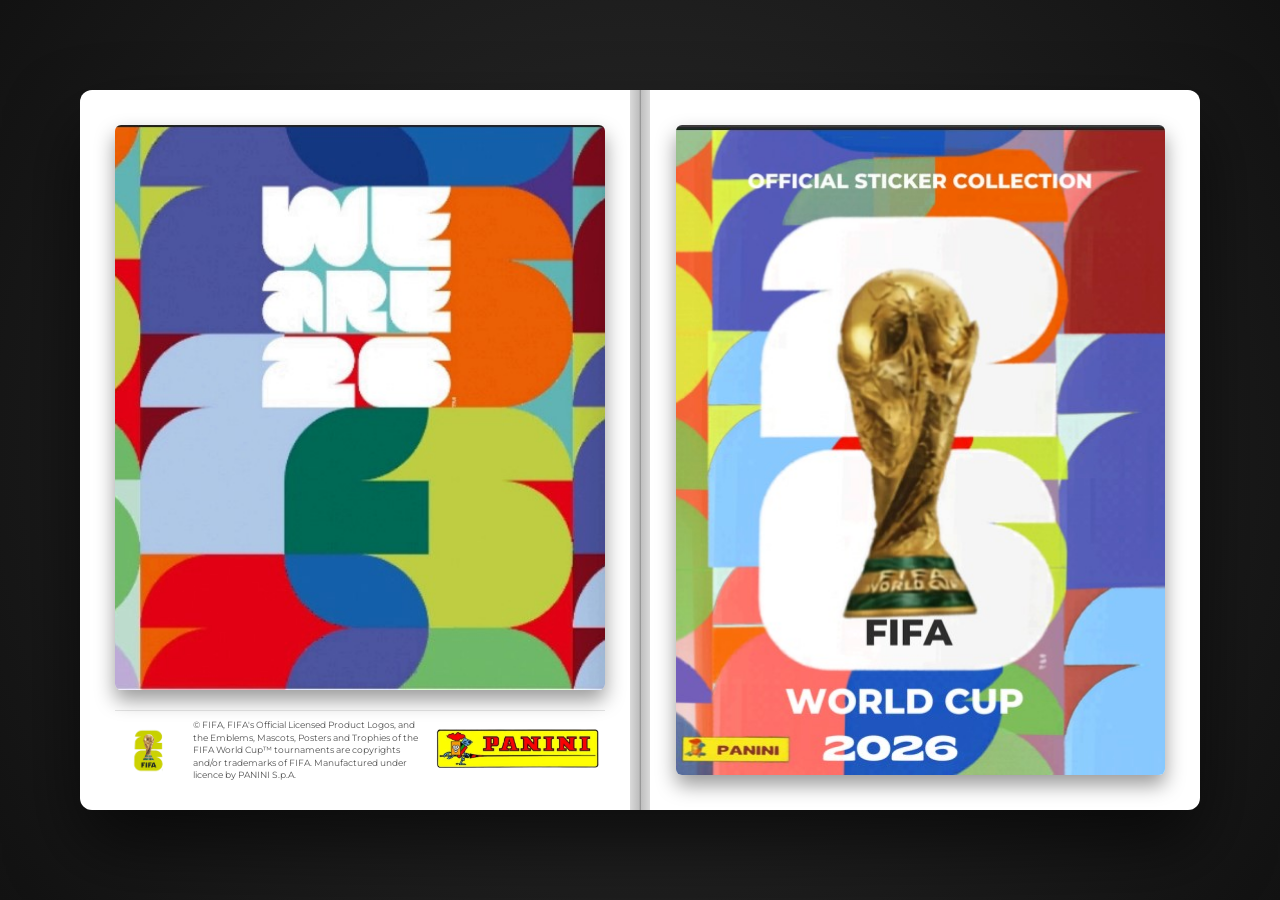
<file: index.html>
<!DOCTYPE html>
<html lang="es">

<head>
    <meta charset="UTF-8">
    <meta name="viewport" content="width=device-width, initial-scale=1.0">
    <title>Album Panini - Fifa World Cup 2026</title>

    <!-- Google Fonts para las fuentes de apoyo -->
    <link href="https://fonts.googleapis.com/css2?family=Montserrat:wght@400;700;800;900&display=swap" rel="stylesheet">
    <!-- Enlace a tu CSS externo -->
    <link rel="stylesheet" href="css/style.css">
</head>

<body>
    <div class="album-container">
        
        <!-- PANEL IZQUIERDO: TAPA TRASERA (CONTRAPORTADA) -->
        <div class="panel left-panel">
            <div class="left-image-container">
                <img src="images/tapatrasera.jpg" alt="Tapa Trasera del Álbum" class="left-image">
                <div class="left-footer ">
                    <img src="images/fifa26.png" alt="Fifa 26" class="fifa26">
                    <div class="legal-text">
                        © FIFA, FIFA's Official Licensed Product Logos, and the Emblems, Mascots, Posters and Trophies
                        of the FIFA World Cup™ tournaments are copyrights and/or trademarks of FIFA. Manufactured under
                        licence by PANINI S.p.A.
                    </div>
                    <div class="panini-mini">
                        <img src="images/logopanini.png" alt="Logo Panini" srcset="">
                       
                    </div>
                </div>
            </div>
        </div>

        <!-- PANEL DERECHO: PORTADA PRINCIPAL (FRENTE) -->
        <div class="panel right-panel">
            <img src="images/frente.jpg" alt="Frente del Album" class="right-image">
        </div>

    </div>
</body>

</html>
</file>
<file: css/style.css>
/* ==========================================
   ESTILOS GENERALES Y CUERPO (BODY)
   ========================================== */
:root {
    --white: #FFFFFF;
    --dark-bg: #121212;
}

* {
    margin: 0;
    padding: 0;
    box-sizing: border-box;
    font-family: 'Montserrat', sans-serif;
}

body {
    background-color: var(--dark-bg);
    background-image: radial-gradient(circle at center, #2e2e2e 0%, #121212 100%);
    display: flex;
    justify-content: center;
    align-items: center;
    min-height: 100vh;
    padding: 20px;
}

/* ==========================================
   CONTENEDOR DEL ÁLBUM ABIERTO (PROPORCIÓN 42 x 27)
   ========================================== */
.album-container {
    display: flex; /* Alinea los paneles izquierdo y derecho horizontalmente */
    width: 100%;
    max-width: 1120px; /* Escalado proporcional en pantalla */
    aspect-ratio: 42 / 27; /* Relación de aspecto real física del álbum abierto */
    box-shadow: 0 35px 70px rgba(0, 0, 0, 0.6);
    border-radius: 12px;
    overflow: hidden;
    background-color: #1a1a1a;
    position: relative;
}

/* Efecto de pliegue o lomo central del álbum abierto */
.album-container::after {
    content: '';
    position: absolute;
    top: 0;
    left: 50%;
    transform: translateX(-50%);
    width: 20px;
    height: 100%;
    background: linear-gradient(to right, 
        rgba(0,0,0,0.15) 0%, 
        rgba(0,0,0,0.25) 45%, 
        rgba(0,0,0,0.35) 50%, 
        rgba(0,0,0,0.25) 55%, 
        rgba(0,0,0,0.15) 100%);
    z-index: 10;
    pointer-events: none;
}

/* ==========================================
   ESTILOS DE AMBOS PANELES (50% DE ANCHO CADA UNO)
   ========================================== */
.panel {
    flex: 1; /* Hace que cada panel ocupe exactamente la mitad del ancho */
    display: flex;
    flex-direction: column;
    justify-content: space-between;
    padding: 35px;
    height: 100%;
    overflow: hidden;
}

/* LADO IZQUIERDO: TAPA TRASERA */
.left-panel {
    background-color: #ffffff;
    color: #333333;
    border-right: 1px solid rgba(0, 0, 0, 0.15); /* Unión visual de las páginas */
}

.left-image-container {
    flex: 1;
    display: flex;
    flex-direction: column;
    justify-content: space-between;
    width: 100%;
    height: 100%;
}

.left-image {
    width: 100%;
    height: calc(100% - 85px); /* Deja espacio para el footer */
    object-fit: cover;
    border-radius: 6px;
    box-shadow: 0 10px 20px rgba(0, 0, 0, 0.4);
}

/* PIE DE PÁGINA IZQUIERDO */
.left-footer {
    display: flex;
    justify-content: space-between;
    align-items: center;
    padding-top: 15px;
    border-top: 1px solid rgba(0, 0, 0, 0.1);
    height: 65px;
}

/* Logo FIFA 26 agrandado para destacar más */
.fifa26 {
    height: 45px;
    width: auto;
    object-fit: contain;
}

.legal-text {
    font-size: 0.58rem;
    line-height: 1.35;
    color: #555555;
    max-width: 65%;
    padding: 0 10px;
}

/* Mini badge Panini */
.panini-mini {
    display: flex;
    align-items: center;
}

.panini-mini img {
    height: 105px; /* Agrandado 3 veces (35px x 3) */
    width: auto;
    object-fit: contain;
}

/* ==========================================
   LADO DERECHO: PORTADA PRINCIPAL (FRENTE)
   ========================================== */
.right-panel {
    background-color: #ffffff;
}

.right-image {
    width: 100%;
    height: 100%;
    object-fit: cover; /* Ajusta la portada completa de forma proporcional */
    border-radius: 6px;
    box-shadow: 0 10px 20px rgba(0, 0, 0, 0.4);
}
/* Panel de grupos */
.grupos-panel {
    background-color: #ffffff;
    padding: 4px 8px;
    border-left: 1px solid rgba(0,0,0,0.1);
    display: flex;
    flex-direction: column;
    overflow: hidden;
    justify-content: flex-start;
}

.grupos-title {
    font-size: 1.2rem;
    font-weight: 900;
    text-transform: uppercase;
    letter-spacing: 0.5px;
    color: #1a237e;
    border-bottom: 2px solid #D32F2F;
    padding-bottom: 1px;
    margin-bottom: 1px;
    text-align: center;
}

/* Grid de 2 columnas para poner grupos de a pares (A-B, C-D...) */
.grupos-grid {
    display: grid;
    grid-template-columns: 1fr 1fr;
    gap: 1px;
    overflow: hidden;
    flex: 1;
}

/* Cada tarjeta de grupo */
/* Cada tarjeta de grupo estilo Panini */
.grupo {
    display: flex;
    border-radius: 4px;
    overflow: hidden;
    font-size: 0.82rem;
    box-shadow: 0 3px 6px rgba(0, 0, 0, 0.15);
    transition: transform 0.2s ease, box-shadow 0.2s ease;
    border: 1px solid rgba(255, 255, 255, 0.1);
    height: 100%;
}

.grupo:hover {
    transform: translateY(-2px);
    box-shadow: 0 6px 12px rgba(0, 0, 0, 0.25);
}

.grupo-body {
    flex: 1;
    display: flex;
    flex-direction: column;
    justify-content: stretch;
}

.grupo-row {
    flex: 1;
    display: flex;
    align-items: center;
    padding: 3px 6px;
    color: #ffffff;
    font-weight: 700;
    border-bottom: 1.5px solid rgba(255, 255, 255, 0.25);
    min-height: 23px;
}

.grupo-row:last-child {
    border-bottom: none;
}

.grupo-row .abbr {
    background-color: #ffffff;
    color: #000000;
    font-size: 0.62rem;
    font-weight: 900;
    padding: 2px 4px;
    border-radius: 2px;
    min-width: 32px;
    text-align: center;
    margin-right: 6px;
    display: inline-block;
    box-shadow: 0 1px 2px rgba(0, 0, 0, 0.2);
}

.grupo-row .flag {
    font-size: 0.95rem;
    margin-right: 6px;
    display: flex;
    align-items: center;
}

.grupo-row .name {
    font-size: 0.72rem;
    font-weight: 700;
    letter-spacing: 0.2px;
    text-shadow: 0 1px 2px rgba(0, 0, 0, 0.3);
}

/* Columna vertical derecha con la letra del grupo */
.grupo-letter {
    width: 28px;
    display: flex;
    align-items: center;
    justify-content: center;
    font-size: 1.6rem;
    font-weight: 900;
    color: #ffffff;
    text-shadow: 1px 1px 3px rgba(0, 0, 0, 0.4);
    user-select: none;
}

/* Colores alternados por grupo para coincidir exactamente con el álbum oficial */
/* Grupo A (Verde) */
.grupo-a { border-color: #388E3C; }
.grupo-a .grupo-letter { background-color: #388E3C; }
.grupo-a .grupo-row { background-color: #66BB6A; }

/* Grupo B (Rojo) */
.grupo-b { border-color: #C2185B; }
.grupo-b .grupo-letter { background-color: #D32F2F; }
.grupo-b .grupo-row { background-color: #EF5350; }

/* Grupo C (Amarillo/Lima) */
.grupo-c { border-color: #AFB22B; }
.grupo-c .grupo-letter { background-color: #C0CA33; }
.grupo-c .grupo-row { background-color: #D4E157; color: #2e3d00; }
.grupo-c .grupo-row .name { color: #2e3d00; text-shadow: none; }

/* Grupo D (Azul) */
.grupo-d { border-color: #0D47A1; }
.grupo-d .grupo-letter { background-color: #0D47A1; }
.grupo-d .grupo-row { background-color: #1976D2; }

/* Grupo E (Naranja) */
.grupo-e { border-color: #E65100; }
.grupo-e .grupo-letter { background-color: #E65100; }
.grupo-e .grupo-row { background-color: #F57C00; }

/* Grupo F (Verde Azulado) */
.grupo-f { border-color: #004D40; }
.grupo-f .grupo-letter { background-color: #004D40; }
.grupo-f .grupo-row { background-color: #00796B; }

/* Grupo G (Celeste Grisáceo / Lavanda) */
.grupo-g { border-color: #7986CB; }
.grupo-g .grupo-letter { background-color: #7986CB; }
.grupo-g .grupo-row { background-color: #9FA8DA; }

/* Grupo H (Celeste Turquesa) */
.grupo-h { border-color: #00838F; }
.grupo-h .grupo-letter { background-color: #00838F; }
.grupo-h .grupo-row { background-color: #00ACC1; }

/* Grupo I (Morado) */
.grupo-i { border-color: #4A148C; }
.grupo-i .grupo-letter { background-color: #4A148C; }
.grupo-i .grupo-row { background-color: #6A1B9A; }

/* Grupo J (Rosa Melocotón) */
.grupo-j { border-color: #E91E63; }
.grupo-j .grupo-letter { background-color: #FF8A80; }
.grupo-j .grupo-row { background-color: #FFAB91; color: #3e1b00; }
.grupo-j .grupo-row .name { color: #3e1b00; text-shadow: none; }

/* Grupo K (Fucsia/Magenta) */
.grupo-k { border-color: #C2185B; }
.grupo-k .grupo-letter { background-color: #E91E63; }
.grupo-k .grupo-row { background-color: #EC407A; }

/* Grupo L (Granate/Marrón) */
.grupo-l { border-color: #4E0D1C; }
.grupo-l .grupo-letter { background-color: #5C0E20; }
.grupo-l .grupo-row { background-color: #7A1C31; }

/* Estilos de banderas con imágenes para compatibilidad en Windows */
.flag-img {
    width: 18px;
    height: 12px;
    object-fit: cover;
    margin-right: 6px;
    border-radius: 1px;
    box-shadow: 0 1px 2px rgba(0, 0, 0, 0.2);
    display: inline-block;
    vertical-align: middle;
}

/* ==========================================
   DISEÑO DE LAS 3 TARJETAS EN PANEL IZQUIERDO (PÁGINA 2)
   ========================================== */
.left-panel-p2 {
    background-color: #f5f8fa;
    padding: 10px;
    display: flex;
    flex-direction: column;
    gap: 8px;
    height: 100%;
    overflow: hidden;
    border-right: 1.5px solid rgba(0, 0, 0, 0.1);
}

.panel-card {
    flex: 1;
    border-radius: 6px;
    overflow: hidden;
    box-shadow: 0 4px 8px rgba(0, 0, 0, 0.15);
    transition: transform 0.25s ease, box-shadow 0.25s ease;
    position: relative;
    display: flex;
}

.panel-card:hover {
    transform: translateY(-2px);
    box-shadow: 0 8px 16px rgba(0, 0, 0, 0.25);
}

/* 1. Tarjeta Superior: MyPanini */
.card-mypanini {
    background: linear-gradient(135deg, #1b5e20 0%, #388e3c 100%);
    color: #ffffff;
    padding: 6px 12px;
    display: flex;
    align-items: center;
    justify-content: space-between;
    border: 1px solid rgba(255, 255, 255, 0.15);
    height: 100%;
    overflow: visible;
}

.mypanini-left {
    position: relative;
    width: 150px;
    min-width: 150px;
    height: 100%;
    display: flex;
    align-items: flex-end;
    overflow: visible;
}

.mypanini-boy {
    height: 105%;
    width: auto;
    object-fit: contain;
    z-index: 5;
    position: absolute;
    left: -10px;
    bottom: -6px;
    filter: drop-shadow(2px 2px 4px rgba(0,0,0,0.4));
}

.mypanini-stickers-container {
    position: absolute;
    right: -15px;
    bottom: 5px;
    width: 90px;
    height: 90px;
    z-index: 6;
    overflow: visible;
}

.mypanini-figu {
    position: absolute;
    height: 135px;
    width: auto;
    object-fit: contain;
    filter: drop-shadow(2px 3px 4px rgba(0,0,0,0.5));
    background: transparent;
    border: none;
    
}

.figu-1 {
    transform: rotate(-10deg);
    left: 0;
    bottom: 15px;
    z-index: 7;
}

.figu-2 {
    transform: rotate(8deg);
    left: 30px;
    bottom: 0;
    z-index: 8;
}

.mypanini-center {
    flex: 1;
    display: flex;
    flex-direction: column;
    justify-content: center;
    align-items: center;
    text-align: center;
    padding: 0 10px;
}

.mypanini-logo-center {
    height: 22px;
    width: auto;
    object-fit: contain;
    margin-bottom: 4px;
    filter: drop-shadow(0 1px 2px rgba(0,0,0,0.3));
}

.mypanini-title {
    font-size: 0.95rem;
    font-weight: 900;
    white-space: nowrap;
    color: #ffeb3b;
    margin-bottom: 2px;
    text-transform: uppercase;
    letter-spacing: 0.5px;
    text-shadow: 0 1px 2px rgba(0,0,0,0.4);
    position: absolute;
    top: 10px;
    left: 120px;
}

.mypanini-text {
    font-size: 0.62rem;
    font-weight: 800;
    line-height: 1.2;
    color: #ffffff;
    text-shadow: 0 1px 2px rgba(0,0,0,0.3);
    position: absolute;
    white-space: nowrap;
    left: 130px;
    top: 30px
}
.mypanini-box {
    position: absolute;
    width: 70px;
    left: 180px;
    bottom: 125px;
    height: 70px;
    z-index: 9;
    filter: drop-shadow(2px 3px 4px rgba(0,0,0,0.5));
}

/* Recuadro de cromo MyPanini vacío premium */
.mypanini-sticker-slot {
    width: 90px;
    height: 110px;
    background-color: #e0e0e0;
    background-image: radial-gradient(circle, #f5f5f5 0%, #cccccc 100%);
    border-radius: 4px;
    border: 2px dashed #9e9e9e;
    padding: 4px;
    display: flex;
    flex-direction: column;
    justify-content: space-between;
    align-items: center;
    box-shadow: inset 0 2px 4px rgba(0,0,0,0.15), 0 2px 4px rgba(0,0,0,0.2);
}

.slot-border {
    width: 100%;
    height: 100%;
    border: 1px solid rgba(0,0,0,0.08);
    display: flex;
    flex-direction: column;
    justify-content: space-between;
    align-items: center;
    position: relative;
}

.slot-silhouette {
    font-size: 2.2rem;
    color: #9e9e9e;
    opacity: 0.85;
    margin-top: 5px;
    line-height: 1;
    filter: drop-shadow(0 1px 1px rgba(255,255,255,0.8));
}

.slot-label {
    font-size: 0.45rem;
    font-weight: 800;
    color: #555555;
    text-align: center;
    line-height: 1.1;
    padding: 0 2px;
    text-transform: uppercase;
}

.slot-name-tag {
    width: 90%;
    background-color: rgba(0, 0, 0, 0.7);
    color: #ffffff;
    font-size: 0.42rem;
    font-weight: 900;
    text-align: center;
    padding: 1px 0;
    border-radius: 1px;
    margin-bottom: 4px;
    letter-spacing: 0.3px;
}

/* 2. Tarjeta Central: FIFA Rewards */
.card-rewards {
    
    /* background-image: url('../images/fifarewards.jpg'); */
    background-size: cover;
    background-position: center;
    border: 1px solid rgba(0,0,0,0.1);
}

.rewards-overlay {
    position: absolute;
    top: 0;
    left: 0;
    right: 0;
    bottom: 0;
    background: linear-gradient(to right, rgba(0,0,0,0.75) 0%, rgba(0,0,0,0.2) 60%, rgba(0,0,0,0.1) 100%);
    padding: 12px;
    display: flex;
    flex-direction: column;
    justify-content: space-between;
}

.rewards-tag {
    align-self: flex-start;
    background-color: #ffb300;
    color: #000000;
    font-size: 0.52rem;
    font-weight: 900;
    padding: 2px 6px;
    border-radius: 20px;
    box-shadow: 0 2px 4px rgba(0,0,0,0.25);
    letter-spacing: 0.3px;
}

.rewards-info {
    color: #ffffff;
}

.rewards-title {
    font-size: 0.95rem;
    font-weight: 900;
    color: #ffffff;
    margin-bottom: 2px;
    letter-spacing: 0.3px;
    text-shadow: 0 1px 3px rgba(0,0,0,0.8);
}

.rewards-subtitle {
    font-size: 0.6rem;
    font-weight: 800;
    color: #ffb300;
    text-transform: uppercase;
    text-shadow: 0 1px 2px rgba(0,0,0,0.8);
}

/* 3. Tarjeta Inferior: Mascotas / Marca */
.card-mascots {
    background: linear-gradient(135deg, #7c4dff 0%, #3f51b5 100%);
    display: flex;
    align-items: center;
    justify-content: space-between;
    padding: 0 16px;
    border: 1px solid rgba(255,255,255,0.1);
}

.mascots-brand {
    display: flex;
    flex-direction: column;
    justify-content: center;
    align-items: stretch;
    flex: 0 0 auto;
    width: 300px; /* Fixed width to ensure logo and text match perfectly */
    padding-right: 16px;
    height: 100%;
    gap: 12px;
    min-width: 0;
}

.mascots-logo {
    width: 100%; /* Spans full container width */
    height: auto;
    object-fit: contain;
    filter: drop-shadow(0 2px 4px rgba(0,0,0,0.3));
}

.brand-title {
    display: flex;
    flex-direction: column;
    align-items: stretch;
    gap: 4px;
}

.brand-title-text,
.brand-title-year {
    display: block;
    width: 100%; /* Spans full container width */
    text-align: justify;
    text-align-last: justify;
    text-justify: inter-character;
    font-weight: 900;
    color: #000000;
    text-transform: uppercase;
    white-space: nowrap;
}

.brand-title-text {
    font-size: 38px;
    letter-spacing: 0.5px;
}

.brand-title-year {
    font-size: 64px;
    letter-spacing: 0.5px;
    line-height: 1;
}
/* 
.brand-year {
    font-size: 2.8rem;
    font-weight: 900;
    color: blue;
    line-height: 0.9;
} */

.mascots-image-container {
    flex: 1 1 70%;
    height: 100%;
    display: flex;
    align-items: center;
    justify-content: flex-end;
    overflow: hidden;
    min-width: 0;
    position: relative;
}

.mascots-img {
    width: auto;
    height: 100%;
    max-width: 100%;
    max-height: 100%;
    object-fit: contain;
    object-position: center right;
    transform: none;
    filter: drop-shadow(-2px 4px 6px rgba(0,0,0,0.4));
    transition: none;
}

.card-mascots:hover .mascots-img {
    transform: none;
}
</file>
